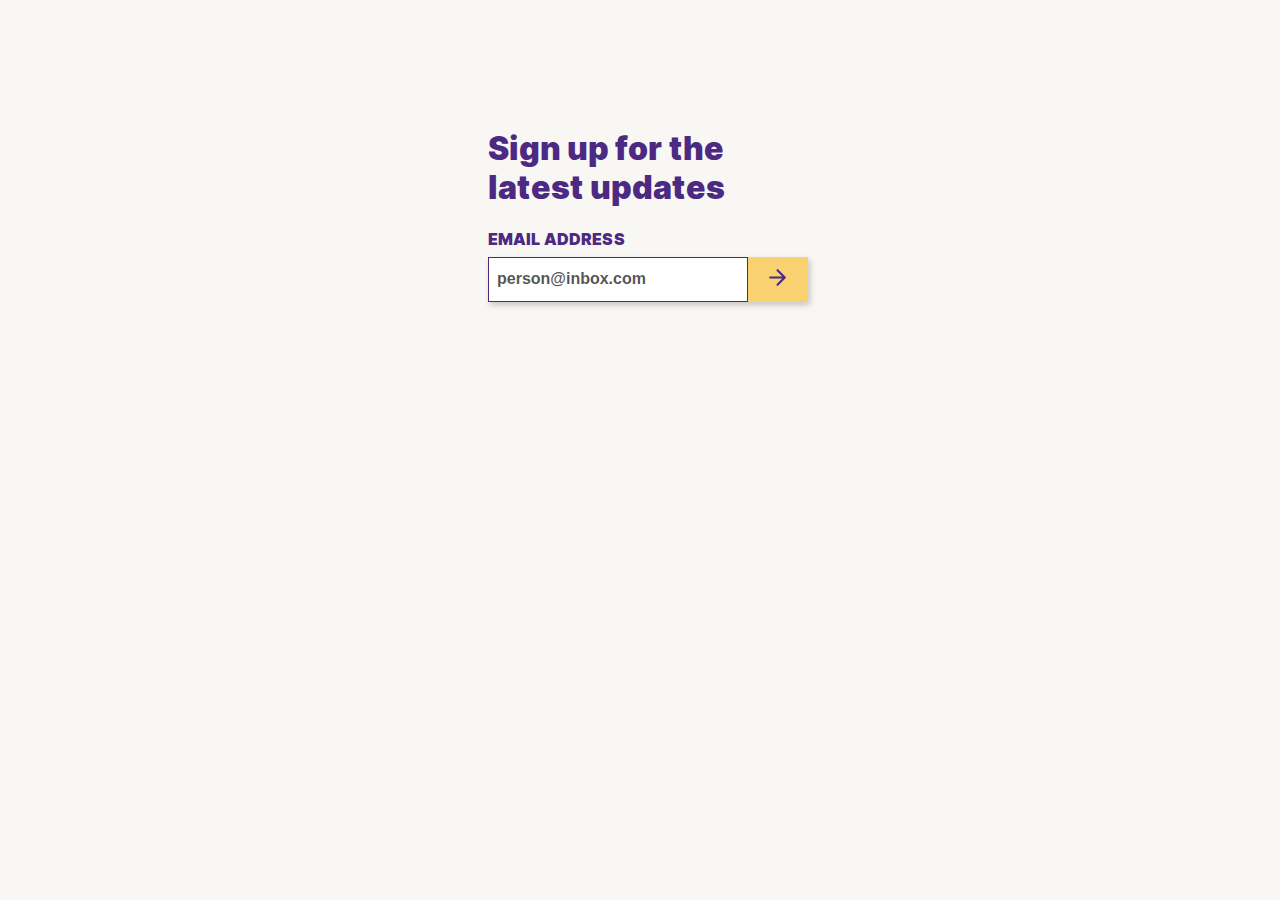
<file: email-signup-form/index.html>
<!DOCTYPE html>
<html lang="en">
  <head>
    <meta charset="UTF-8" />
    <meta http-equiv="X-UA-Compatible" content="IE=edge" />
    <meta name="viewport" content="width=device-width, initial-scale=1.0" />
    <title>Sign Up Form</title>
    <link rel="stylesheet" href="./webfont/inter.css" />
    <link rel="stylesheet" href="./styles.css" />
  </head>
  <body>
    <form action="">
      <h1>Sign up for the latest updates</h1>
      <label for="email">EMAIL ADDRESS</label>
      <div id="form-input">
        <input type="email" name="email" id="email" placeholder="person@inbox.com" />
        <button>
          <svg xmlns="http://www.w3.org/2000/svg" viewBox="0 0 24 24">
            <path
              d="M11.293 5.707L16.586 11H5a1 1 0 000 2h11.586l-5.293 5.293a.999.999 0 101.414 1.414l7-7a1.006 1.006 0 000-1.414l-7-7a.999.999 0 10-1.414 1.414z"
            />
          </svg>
        </button>
      </div>
    </form>
  </body>
</html>
</file>
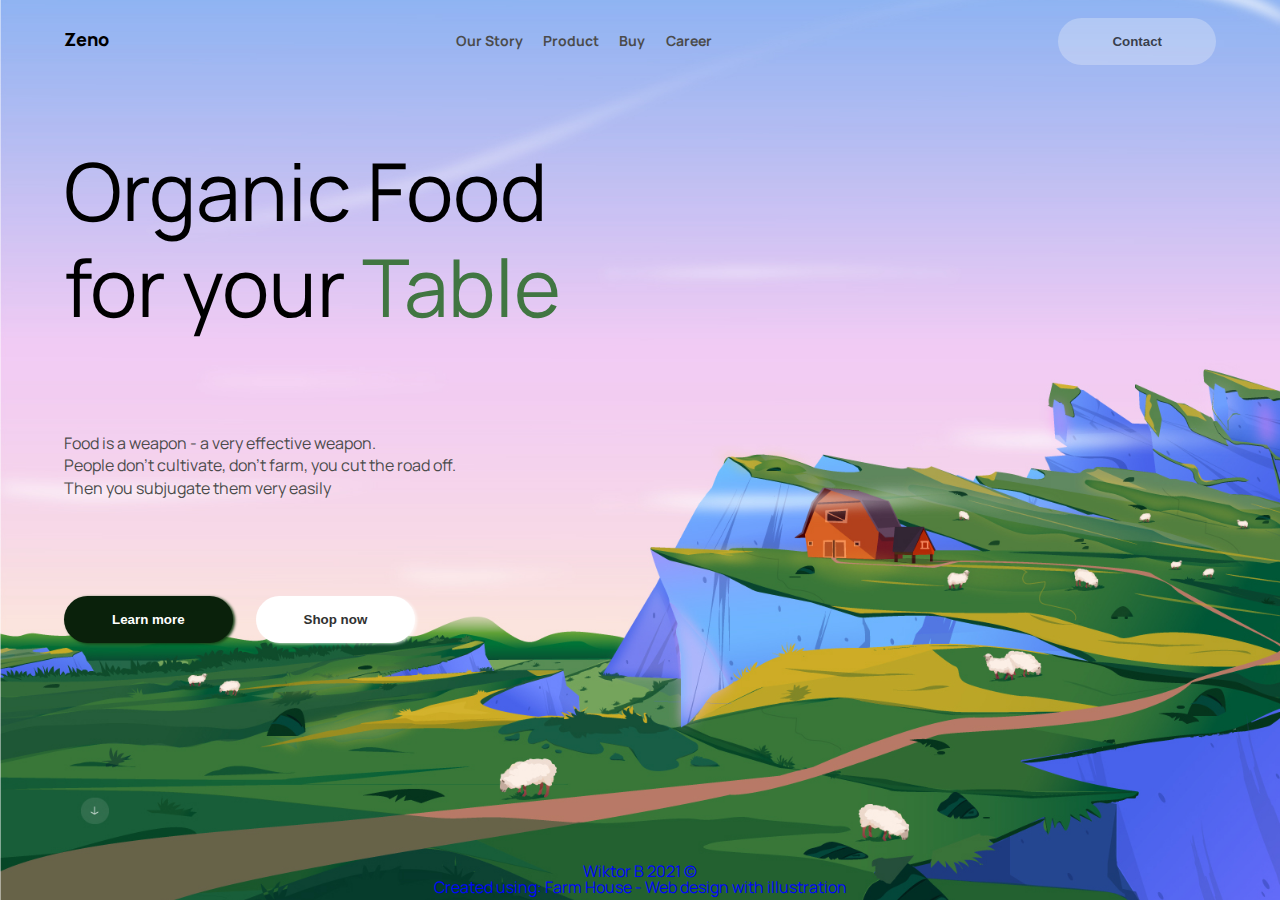
<file: Landing-Pages/Farm-House/index.html>
<!DOCTYPE html>
<html lang="en">
  <head>
    <meta charset="UTF-8" />
    <meta http-equiv="X-UA-Compatible" content="IE=edge" />
    <meta name="viewport" content="width=device-width, initial-scale=1.0" />
    <title>Zeno</title>
    <!-- Google Fonts -->
    <link rel="preconnect" href="https://fonts.googleapis.com" />
    <link rel="preconnect" href="https://fonts.gstatic.com" crossorigin />
    <link href="https://fonts.googleapis.com/css2?family=Manrope:wght@600;800&display=swap" rel="stylesheet" />
    <!-- CSS RESET -->
    <link rel="stylesheet" href="reset.css" />
    <!-- MY STYLESHEET -->
    <link rel="stylesheet" href="style.css" />
  </head>
  <body>
    <nav>
      <p class="nav-title">Zeno</p>
      <ul class="nav-list">
        <li>Our Story</li>
        <li>Product</li>
        <li>Buy</li>
        <li>Career</li>
      </ul>
      <button class="nav-btn">Contact</button>
    </nav>
    <main>
      <h1>Organic Food for your <span>Table</span></h1>
      <p>
        Food is a weapon - a very effective weapon. <br />
        People don't cultivate, don't farm, you cut the road off. <br />
        Then you subjugate them very easily
      </p>
      <div class="main-btns">
        <button class="learn-more">Learn more</button>
        <button class="shop-now">Shop now</button>
      </div>
    </main>
    <footer>
      <p>Wiktor B 2021 &copy;</p>
      <p>
        Created using:
        <a href="https://dribbble.com/shots/17047384-Farm-House-Web-design-with-illustration" target="_blank">
          Farm House - Web design with illustration
        </a>
      </p>
    </footer>
  </body>
</html>
</file>
<file: email-signup-form/webfont/inter.css>
@font-face {
  font-family: 'Inter';
  font-style:  normal;
  font-weight: 900;
  font-display: swap;
  src: url("Inter-Black.woff2?v=3.11") format("woff2"),
       url("Inter-Black.woff?v=3.11") format("woff");
}
</file>
<file: email-signup-form/styles.css>
:root {
  --color-primary: #4c2982;
  --color-secondary: #f9d170;
  --color-bg: #f9f7f3;
  --color-text: #252525;
  --color-light: #f3f3f3;
  --color-success: #067973;
  --color-success-bg: #f5fffe;
  --color-error: #b71540;
  --color-error-bg: #fdeff3;
}

body {
  height: 100%;
  width: 100%;
  background-color: var(--color-bg);
  font-family: 'Inter', sans-serif;
  display: flex;
  flex-direction: row;
  justify-content: space-evenly;
}

form {
  display: flex;
  flex-direction: column;
  width: 320px;
  padding: 100px 0;
  color: var(--color-primary);
  font-size: 16px;
}

#form-input {
  margin: 8px 0;
  box-shadow: 2px 3px 6px rgba(0, 0, 0, 0.2);
  display: flex;
  flex-direction: row;
}

#form-input input {
  flex-grow: 5;
  border: 1px solid var(--color-primary);
}

#form-input input::placeholder {
  color: rgba(7, 7, 7, 0.7);
  font-weight: bold;
  padding-left: 6px;
  font-size: 16px;
}

#form-input button {
  padding: 0;
  flex-grow: 1;
  width: 45px;
  height: 45px;
  border: none;
  background-color: var(--color-secondary);
}

#form-input button:hover {
  background-color: #ffbd23;
}

#form-input button svg {
  fill: var(--color-primary);
  width: 25px;
  height: 25px;
}
</file>
<file: Landing-Pages/Farm-House/style.css>
html {
  background: url('./images/bg-image.jpg') no-repeat center center fixed;
  background-size: cover;
}

body {
  font-family: 'Manrope', sans-serif;
}
nav {
  display: flex;
  flex-direction: row;
  justify-content: space-between;
  align-items: baseline;
  padding: 18px 64px;
}

nav p.nav-title {
  font-weight: 900;
  font-size: 18px;
}

nav .nav-list {
  width: 20vw;
  display: flex;
  justify-content: space-between;
}

nav .nav-list li {
  font-size: 14px;
  font-weight: 700;
  color: #4b4b4b;
}

nav button.nav-btn {
  padding: 16px 54px;
  border-radius: 50px;
  border: none;
  font-weight: 900;
  background-color: #f8f8f84b;
  color: #000000b4;
}
nav button.nav-btn:hover {
  background-color: #f8f8f898;
  color: #000000da;
  box-shadow: 2px 3px 1px #f8f8f86e;
}

nav p.nav-title:hover,
nav .nav-list li:hover {
  color: #4b4b4b50;
  text-shadow: 2px 1px 1px #f8f8f844;
}

main {
  padding: 60px 64px;
  height: 500px;
  width: 500px;
  display: flex;
  flex-direction: column;
  justify-content: space-between;
}

main h1 {
  font-size: 80px;
  line-height: 1.2;
}

main h1 span {
  color: #417642;
}

main p {
  line-height: 1.4;
  color: #4b4b4b;
}

main .main-btns button {
  padding: 16px 48px;
  margin: 0 20px 0 0;
  border-radius: 50px;
  border: none;
  font-weight: 700;
}

main .main-btns button.learn-more {
  background-color: #0a210b;
  color: #fff;
  box-shadow: 2px 1px 3px #133d15;
}

main .main-btns button.learn-more:hover {
  background-color: #0a210be8;
  color: #ffffffee;
}

main .main-btns button.shop-now {
  background-color: #fff;
  color: #313131;
  box-shadow: 2px 1px 3px #ffffffa8;
}

main .main-btns button.shop-now:hover {
  background-color: #ffffffa8;
  color: #313131cc;
}

footer {
  position: absolute;
  bottom: 5px;
  width: 100%;
  text-align: center;
  color: #0004ff;
}

footer a {
  color: #0004ff;
  text-decoration: none;
}

footer a:hover {
  color: #161affb2;
  text-decoration: none;
}
</file>
